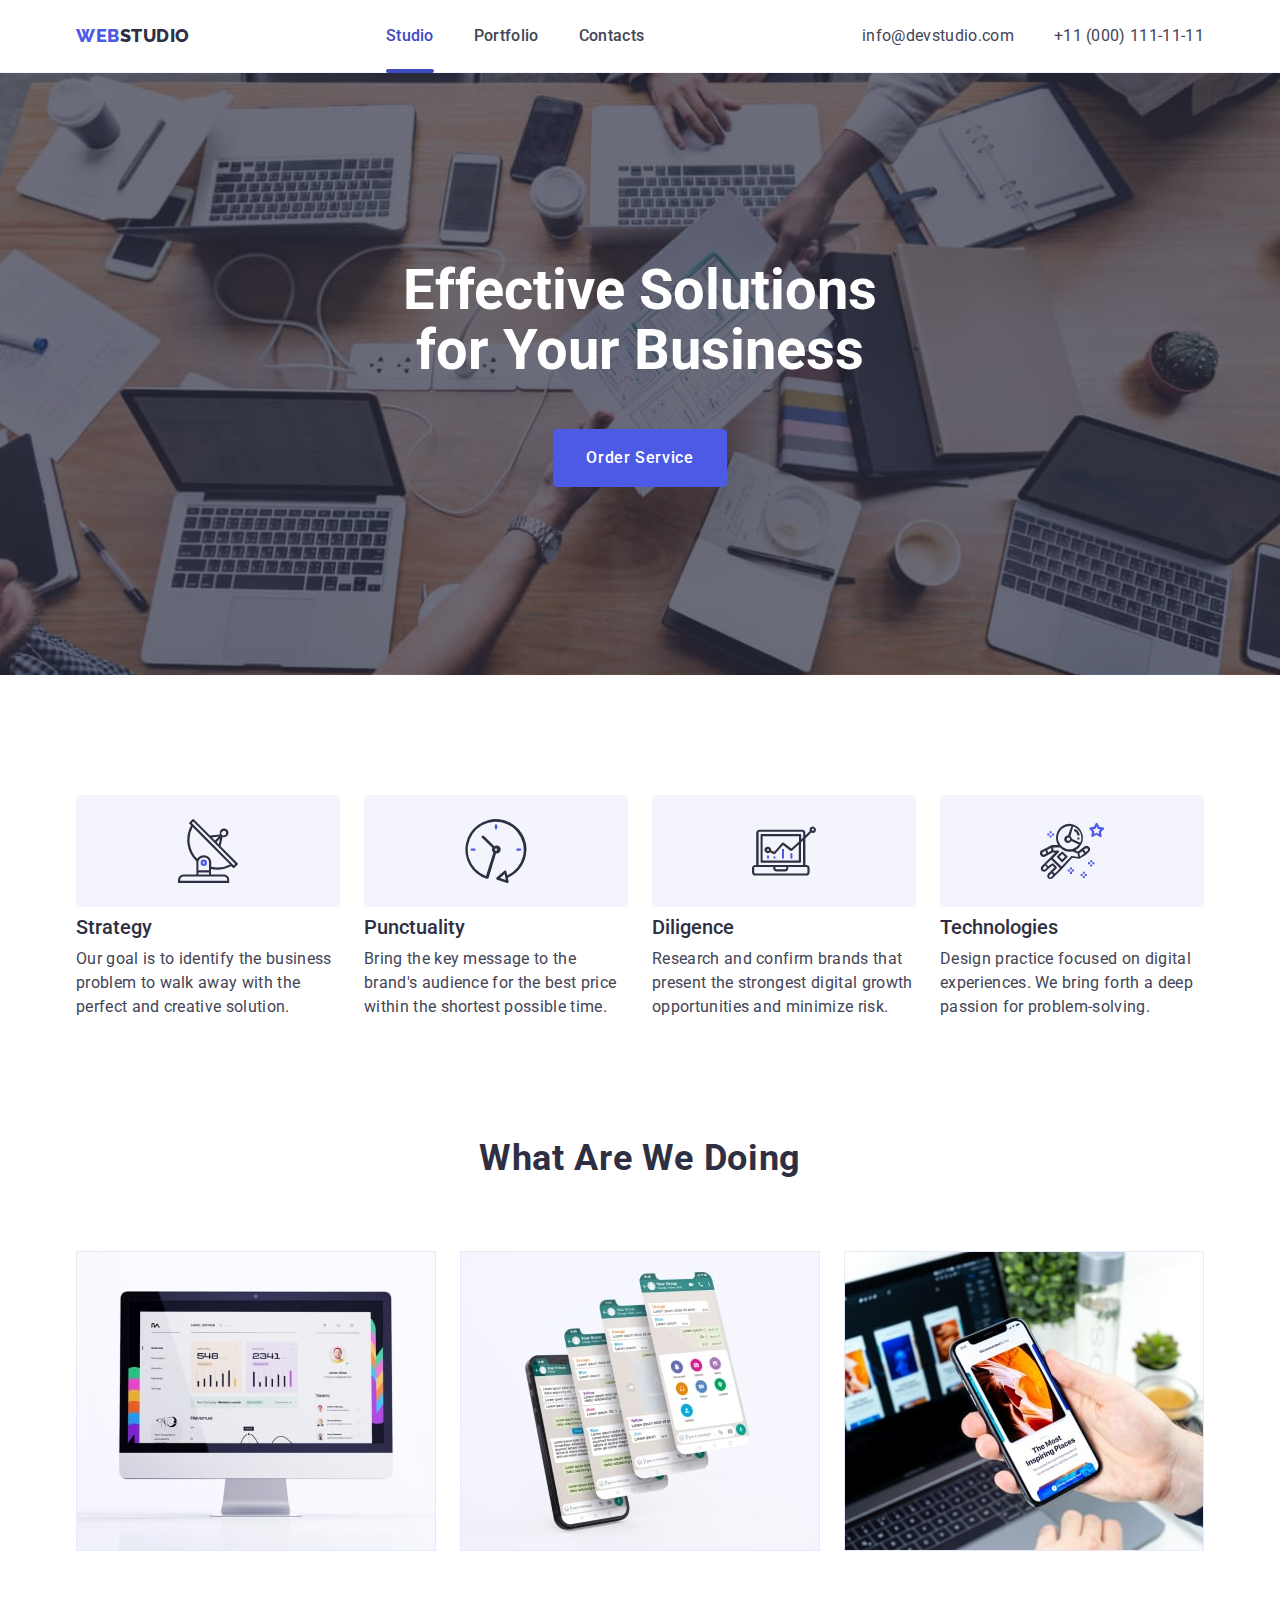
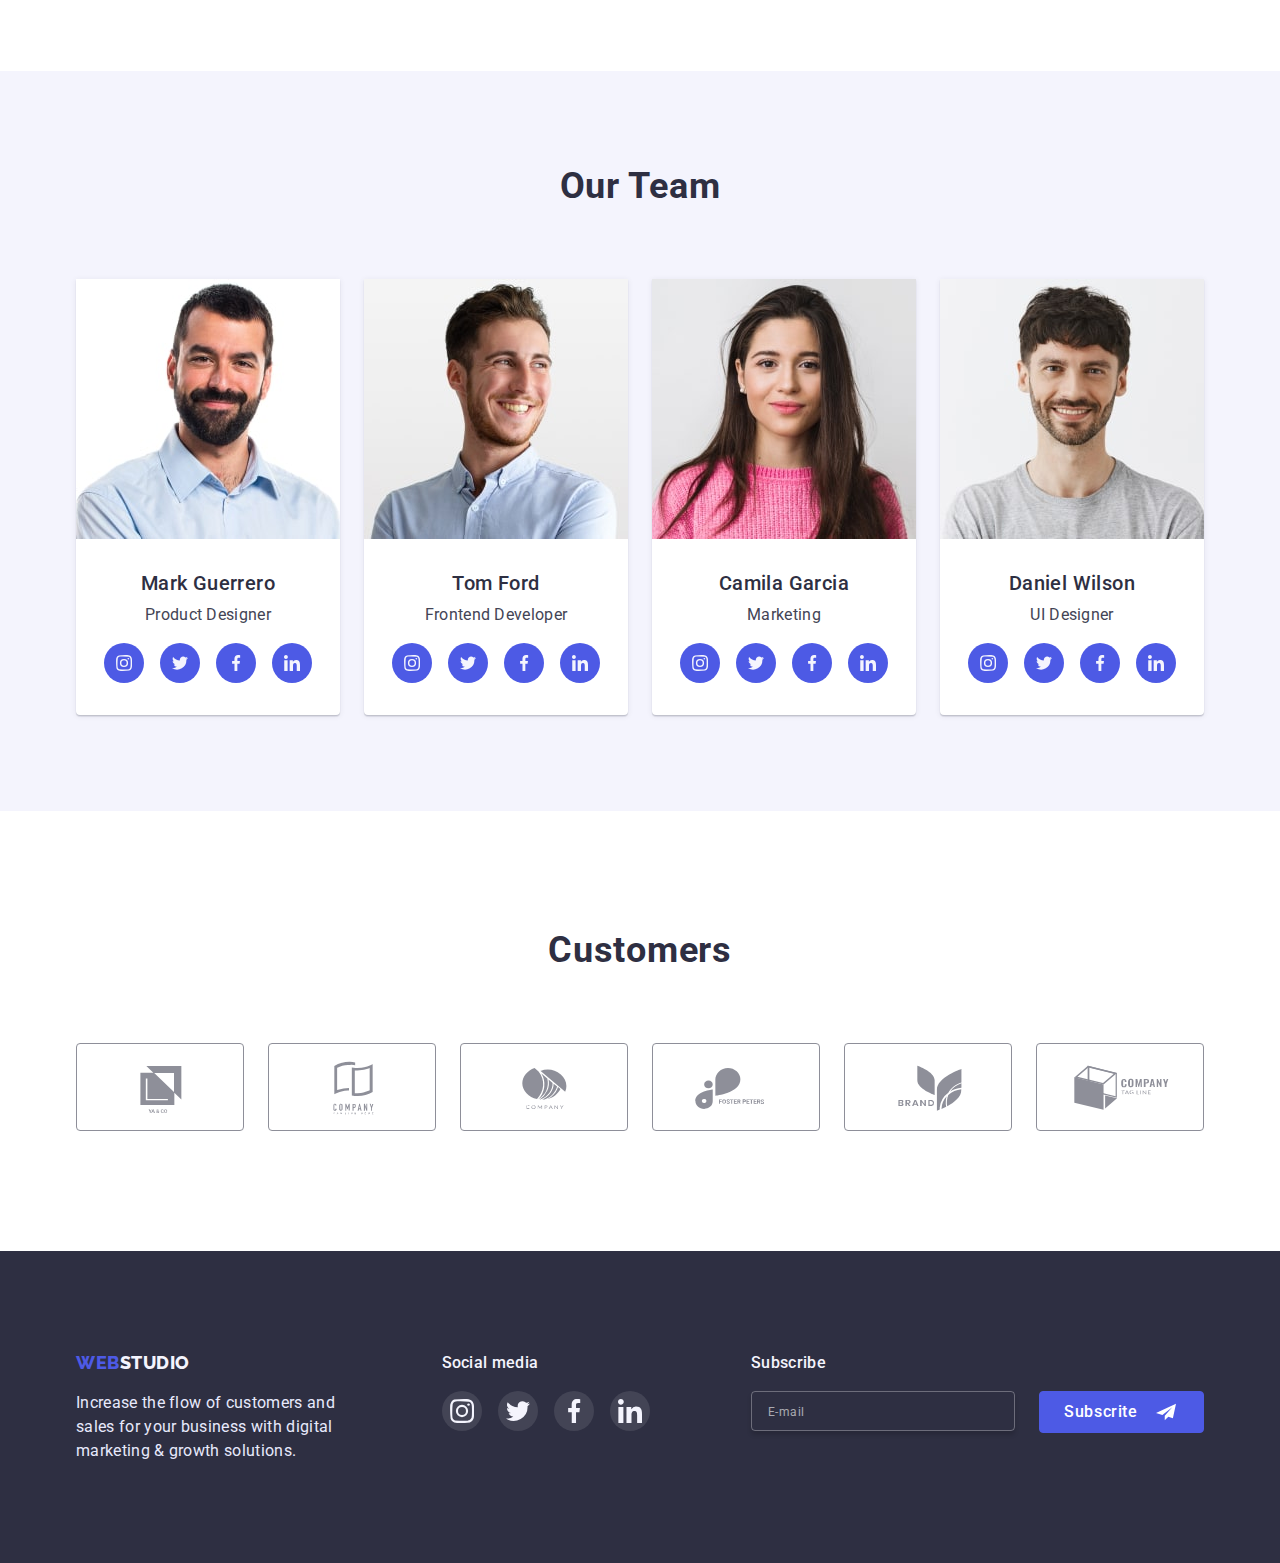
<file: index.html>
<!DOCTYPE html>
<html lang="en">
  <head>
    <meta charset="UTF-8" />
    <meta http-equiv="X-UA-Compatible" content="IE=edge" />
    <meta name="viewport" content="width=device-width, initial-scale=1.0" />
    <title>WebStudio</title>
    <link rel="preconnect" href="https://fonts.googleapis.com" />
    <link rel="preconnect" href="https://fonts.gstatic.com" crossorigin />
    <link
      href="https://fonts.googleapis.com/css2?family=Montserrat:wght@400;500;600&family=Raleway:wght@800&family=Roboto:wght@400;500;700&display=swap"
      rel="stylesheet"
    />
    <link
      rel="stylesheet"
      href="https://cdnjs.cloudflare.com/ajax/libs/modern-normalize/1.1.0/modern-normalize.min.css"
    />
    <link rel="stylesheet" href="./css/styles.css" />
    <link rel="stylesheet" href="./css/mobile-menu.css" />
  </head>
  <body>
    <!-- Header -->
    <header class="header">
      <div class="container header-container">
        <nav class="header-navigation">
          <a href="./index.html" class="logo link link"
            >Web<span class="header-logo">Studio</span></a
          >

          <ul class="header-list pages list">
            <li class="header-item">
              <a href="" class="header-link link current">Studio</a>
            </li>
            <li class="header-item">
              <a href="./portfolio.html" class="header-link link">Portfolio</a>
            </li>
            <li class="header-item">
              <a href="" class="header-link link">Contacts</a>
            </li>
          </ul>
        </nav>
        <button
          type="button"
          class="menu-toggle js-open-menu"
          aria-expanded="true"
          aria-controls="mobile-menu"
        >
          <svg class="js-open-icon" width="32" height="22">
            <use
              href="./images/symbol-defs-opt.svg#icon-charm_menu-hamburger-min-converted"
            ></use>
          </svg>
        </button>
        <address class="header-address">
          <ul class="header-address-list list header-contacts">
            <li class="header-item">
              <a href="mailto:info@devstudio.com" class="header-mail link"
                >info@devstudio.com</a
              >
            </li>
            <li class="header-item">
              <a href="tel:+110001111111" class="header-tel link"
                >+11 (000) 111-11-11</a
              >
            </li>
          </ul>
        </address>
      </div>
      <div class="js-menu-container mobile-menu" id="mobile-menu">
        <button class="menu-toggle js-close-menu">
          <svg class="js-close-icon" width="8" height="8">
            <use
              href="./images/symbol-defs-opt.svg#icon-close-black-18dp-2-1"
            ></use>
          </svg>
        </button>

        <nav class="mobile-menu-nav">
          <ul class="mobile-menu-list list">
            <li class="mobile-menu-item">
              <a href="" class="mobile-menu-link link current">Studio</a>
            </li>
            <li class="mobile-menu-item">
              <a href="./portfolio.html" class="mobile-menu-link link"
                >Portfolio</a
              >
            </li>
            <li class="mobile-menu-item">
              <a href="" class="mobile-menu-link link">Contacts</a>
            </li>
          </ul>
        </nav>
        <div class="menu-wrapper">
          <address class="mobile-manu-address address">
            <ul class="mobile-contacts-list list">
              <li class="mobile-contacs-item">
                <a href="tel:+110001111111" class="mobile-tel-link link"
                  >+11 (000) 111-11-11</a
                >
              </li>
              <li class="mobile-contacs-item">
                <a
                  href="mailto:info@devstudio.com"
                  class="mobile-mail-link link"
                  >info@devstudio.com</a
                >
              </li>
            </ul>
          </address>
          <div class="menu-social">
            <h4 class="visually-hidden">Social madia</h4>
            <ul class="menu-social-list list">
              <li class="menu-social-item">
                <a href="" class="menu-social-link">
                  <svg class="menu-social-icon" width="16" height="16">
                    <use
                      href="./images/symbol-defs-opt.svg#icon-instagram"
                    ></use>
                  </svg>
                </a>
              </li>
              <li class="menu-social-item">
                <a href="" class="menu-social-link">
                  <svg class="menu-social-icon" width="16" height="16">
                    <use href="./images/symbol-defs-opt.svg#icon-twitter"></use>
                  </svg>
                </a>
              </li>
              <li class="menu-social-item">
                <a href="" class="menu-social-link">
                  <svg class="menu-social-icon" width="16" height="16">
                    <use
                      href="./images/symbol-defs-opt.svg#icon-facebook"
                    ></use>
                  </svg>
                </a>
              </li>
              <li class="menu-social-item">
                <a href="" class="menu-social-link">
                  <svg class="menu-social-icon" width="16" height="16">
                    <use
                      href="./images/symbol-defs-opt.svg#icon-linkedin"
                    ></use>
                  </svg>
                </a>
              </li>
            </ul>
          </div>
        </div>
      </div>
    </header>
    <!-- /Header -->
    <main>
      <!--Hero section-->
      <section class="hero">
        <div class="container hero-container">
          <h1 class="hero-title">Effective Solutions for Your Business</h1>
          <button type="button" class="hero-btn" data-modal-open>
            Order Service
          </button>
        </div>
      </section>
      <!--/Hero section-->

      <!--Feature section-->
      <section class="feature">
        <div class="container feature-container">
          <h2 class="feature-title visually-hidden">Feature</h2>
          <ul class="feature-list">
            <li class="feature-item list">
              <div class="feature-icon">
                <svg class="icon" width="64" height="64">
                  <use href="./images/symbol-defs-opt.svg#icon-antenna"></use>
                </svg>
              </div>
              <h3 class="feature-subtitle">Strategy</h3>
              <p class="feature-text">
                Our goal is to identify the business problem to walk away with
                the perfect and creative solution.
              </p>
            </li>
            <li class="feature-item list">
              <div class="feature-icon">
                <svg class="icon" width="64" height="64">
                  <use href="./images/symbol-defs-opt.svg#icon-clock"></use>
                </svg>
              </div>
              <h3 class="feature-subtitle">Punctuality</h3>
              <p class="feature-text">
                Bring the key message to the brand's audience for the best price
                within the shortest possible time.
              </p>
            </li>
            <li class="feature-item list">
              <div class="feature-icon">
                <svg class="icon" width="64" height="64">
                  <use
                    class="icon-antenna"
                    href="./images/symbol-defs-opt.svg#icon-diagram"
                  ></use>
                </svg>
              </div>
              <h3 class="feature-subtitle">Diligence</h3>
              <p class="feature-text">
                Research and confirm brands that present the strongest digital
                growth opportunities and minimize risk.
              </p>
            </li>
            <li class="feature-item list">
              <div class="feature-icon">
                <svg class="icon" width="64" height="64">
                  <use href="./images/symbol-defs-opt.svg#icon-astronaut"></use>
                </svg>
              </div>
              <h3 class="feature-subtitle">Technologies</h3>
              <p class="feature-text">
                Design practice focused on digital experiences. We bring forth a
                deep passion for problem-solving.
              </p>
            </li>
          </ul>
        </div>
      </section>
      <!--/Feature section-->

      <!--Activities section-->
      <section class="active">
        <div class="container acteive-container">
          <h2 class="active-title">What are we doing</h2>
          <ul class="active-list">
            <li class="active-item list">
              <img
                srcset="
                  ./images/desktop-img/img1@1x.jpg 1x,
                  ./images/desktop-img/img1@2x.jpg 2x
                "
                class="img"
                src="./images/pic1.jpg"
                alt="a monitor"
                width="360"
                height="300"
              />
            </li>
            <li class="active-item list">
              <img
                srcset="
                  ./images/desktop-img/img2@1x.jpg 1x,
                  ./images/desktop-img/img2@2x.jpg 2x
                "
                class="img"
                src="./images/pic2.jpg"
                alt="a phone"
                width="360"
                height="300"
              />
            </li>
            <li class="active-item list">
              <img
                srcset="
                  ./images/desktop-img/img3@1x.jpg 1x,
                  ./images/desktop-img/img3@2x.jpg 2x
                "
                class="img"
                src="./images/pic3.jpg"
                alt="a laptop and a phone"
                width="360"
                height="300"
              />
            </li>
          </ul>
        </div>
      </section>
      <!-- /Activities section -->
      <!--Our team-->
      <section class="team">
        <div class="container team-container">
          <h2 class="team-title">Our Team</h2>
          <ul class="team-list">
            <li class="team-item list">
              <img
                srcset="
                  ./images/desktop-img/pic1@1x.jpg 1x,
                  ./images/desktop-img/pic1@2x.jpg 2x
                "
                class="img"
                src="./images/img1.jpg"
                alt="man with black beard"
                width="264"
                height="260"
              />
              <div class="team-text">
                <h3 class="team-subtitle">Mark Guerrero</h3>
                <p class="team-description">Product Designer</p>
                <ul class="social-list list">
                  <li class="social-atem">
                    <a
                      href=""
                      class="social-link"
                      target="_blank"
                      rel="noreferrer, noopener, nofollower"
                    >
                      <svg class="social-icon" width="16" height="16">
                        <use
                          href="./images/symbol-defs-opt.svg#icon-instagram"
                        ></use>
                      </svg>
                    </a>
                  </li>
                  <li class="social-atem">
                    <a href="" class="social-link">
                      <svg class="social-icon" width="16" height="16">
                        <use
                          href="./images/symbol-defs-opt.svg#icon-twitter"
                        ></use>
                      </svg>
                    </a>
                  </li>
                  <li class="social-atem">
                    <a href="" class="social-link">
                      <svg class="social-icon" width="16" height="16">
                        <use
                          href="./images/symbol-defs-opt.svg#icon-facebook"
                        ></use>
                      </svg>
                    </a>
                  </li>
                  <li class="social-atem">
                    <a href="" class="social-link">
                      <svg class="social-icon" width="16" height="16">
                        <use
                          href="./images/symbol-defs-opt.svg#icon-linkedin"
                        ></use>
                      </svg>
                    </a>
                  </li>
                </ul>
              </div>
            </li>
            <li class="team-item list">
              <img
                srcset="
                  ./images/desktop-img/pic2@1x.jpg 1x,
                  ./images/desktop-img/pic2@2x.jpg 2x
                "
                class="img"
                src="./images/img2.jpg"
                alt="loughing man"
                width="264"
                height="260"
              />
              <div class="team-text">
                <h3 class="team-subtitle">Tom Ford</h3>
                <p class="team-description">Frontend Developer</p>
                <ul class="social-list list">
                  <li class="social-atem">
                    <a
                      href=""
                      class="social-link"
                      target="_blank"
                      rel="noreferrer, noopener, nofollower"
                    >
                      <svg class="social-icon" width="16" height="16">
                        <use
                          href="./images/symbol-defs-opt.svg#icon-instagram"
                        ></use>
                      </svg>
                    </a>
                  </li>
                  <li class="social-atem">
                    <a href="" class="social-link">
                      <svg class="social-icon" width="16" height="16">
                        <use
                          href="./images/symbol-defs-opt.svg#icon-twitter"
                        ></use>
                      </svg>
                    </a>
                  </li>
                  <li class="social-atem">
                    <a href="" class="social-link">
                      <svg class="social-icon" width="16" height="16">
                        <use
                          href="./images/symbol-defs-opt.svg#icon-facebook"
                        ></use>
                      </svg>
                    </a>
                  </li>
                  <li class="social-atem">
                    <a href="" class="social-link">
                      <svg class="social-icon" width="16" height="16">
                        <use
                          href="./images/symbol-defs-opt.svg#icon-linkedin"
                        ></use>
                      </svg>
                    </a>
                  </li>
                </ul>
              </div>
            </li>
            <li class="team-item list">
              <img
                srcset="
                  ./images/desktop-img/pic3@1x.jpg 1x,
                  ./images/desktop-img/pic3@2x.jpg 2x
                "
                class="img"
                src="./images/img3.jpg"
                alt="woman with long hair"
                width="264"
                height="260"
              />
              <div class="team-text">
                <h3 class="team-subtitle">Camila Garcia</h3>
                <p class="team-description">Marketing</p>
                <ul class="social-list list">
                  <li class="social-atem">
                    <a
                      href=""
                      class="social-link"
                      target="_blank"
                      rel="noreferrer, noopener, nofollower"
                    >
                      <svg class="social-icon" width="16" height="16">
                        <use
                          href="./images/symbol-defs-opt.svg#icon-instagram"
                        ></use>
                      </svg>
                    </a>
                  </li>
                  <li class="social-atem">
                    <a href="" class="social-link">
                      <svg class="social-icon" width="16" height="16">
                        <use
                          href="./images/symbol-defs-opt.svg#icon-twitter"
                        ></use>
                      </svg>
                    </a>
                  </li>
                  <li class="social-atem">
                    <a href="" class="social-link">
                      <svg class="social-icon" width="16" height="16">
                        <use
                          href="./images/symbol-defs-opt.svg#icon-facebook"
                        ></use>
                      </svg>
                    </a>
                  </li>
                  <li class="social-atem">
                    <a href="" class="social-link">
                      <svg class="social-icon" width="16" height="16">
                        <use
                          href="./images/symbol-defs-opt.svg#icon-linkedin"
                        ></use>
                      </svg>
                    </a>
                  </li>
                </ul>
              </div>
            </li>
            <li class="team-item list">
              <img
                srcset="
                  ./images/desktop-img/pic4@1x.jpg 1x,
                  ./images/desktop-img/pic4@2x.jpg 2x
                "
                class="img"
                src="./images/img4.jpg"
                alt="smiling man with beard"
                width="264"
                height="260"
              />
              <div class="team-text">
                <h3 class="team-subtitle">Daniel Wilson</h3>
                <p class="team-description">UI Designer</p>
                <ul class="social-list list">
                  <li class="social-atem">
                    <a
                      href=""
                      class="social-link"
                      target="_blank"
                      rel="noreferrer, noopener, nofollower"
                    >
                      <svg class="social-icon" width="16" height="16">
                        <use
                          href="./images/symbol-defs-opt.svg#icon-instagram"
                        ></use>
                      </svg>
                    </a>
                  </li>
                  <li class="social-atem">
                    <a href="" class="social-link">
                      <svg class="social-icon" width="16" height="16">
                        <use
                          href="./images/symbol-defs-opt.svg#icon-twitter"
                        ></use>
                      </svg>
                    </a>
                  </li>
                  <li class="social-atem">
                    <a href="" class="social-link">
                      <svg class="social-icon" width="16" height="16">
                        <use
                          href="./images/symbol-defs-opt.svg#icon-facebook"
                        ></use>
                      </svg>
                    </a>
                  </li>
                  <li class="social-atem">
                    <a href="" class="social-link">
                      <svg class="social-icon" width="16" height="16">
                        <use
                          href="./images/symbol-defs-opt.svg#icon-linkedin"
                        ></use>
                      </svg>
                    </a>
                  </li>
                </ul>
              </div>
            </li>
          </ul>
        </div>
      </section>
      <!--/Our team-->

      <!--Customers-->
      <section class="customers">
        <div class="container customers-container">
          <h2 class="customer-title">Customers</h2>
          <ul class="customers-list list">
            <li class="customers-item">
              <a
                href=""
                class="customers-link"
                target="_blank"
                rel="noreferrer, noopener, nofollower"
              >
                <svg class="customers-icon" width="104" height="56">
                  <use href="./images/symbol-defs-opt.svg#icon-client-1"></use>
                </svg>
              </a>
            </li>
            <li class="customers-item">
              <a
                href=""
                class="customers-link"
                target="_blank"
                rel="noreferrer, noopener, nofollower"
              >
                <svg class="customer-icon" width="104" height="56">
                  <use href="./images/symbol-defs-opt.svg#icon-client-2"></use>
                </svg>
              </a>
            </li>
            <li class="customers-item">
              <a
                href=""
                class="customers-link"
                target="_blank"
                rel="noreferrer, noopener, nofollower"
              >
                <svg class="customer-icon" width="104" height="56">
                  <use href="./images/symbol-defs-opt.svg#icon-client-3"></use>
                </svg>
              </a>
            </li>
            <li class="customers-item">
              <a
                href=""
                class="customers-link"
                target="_blank"
                rel="noreferrer, noopener, nofollower"
              >
                <svg class="customer-icon" width="104" height="56">
                  <use href="./images/symbol-defs-opt.svg#icon-client-4"></use>
                </svg>
              </a>
            </li>
            <li class="customers-item">
              <a
                href=""
                class="customers-link"
                target="_blank"
                rel="noreferrer, noopener, nofollower"
              >
                <svg class="customer-icon" width="104" height="56">
                  <use href="./images/symbol-defs-opt.svg#icon-client-5"></use>
                </svg>
              </a>
            </li>
            <li class="customers-item">
              <a
                href=""
                class="customers-link"
                target="_blank"
                rel="noreferrer, noopener, nofollower"
              >
                <svg class="customer-icon" width="104" height="56">
                  <use href="./images/symbol-defs-opt.svg#icon-client-6"></use>
                </svg>
              </a>
            </li>
          </ul>
        </div>
      </section>
    </main>
    <!-- /main -->
    <!-- footer -->
    <footer class="page-footer">
      <div class="container footer-container">
        <div class="footer-whole-logo">
          <a href="./index.html" class="footer-link logo link link"
            >Web<span class="footer-logo">Studio</span></a
          >

          <p class="footer-text">
            Increase the flow of customers and sales for your business with
            digital marketing & growth solutions.
          </p>
        </div>

        <div class="footer-social-media">
          <h3 class="footer-subtitle">Social media</h3>
          <ul class="social-list list">
            <li class="footer-social-item">
              <a
                href=""
                class="footer-social-link"
                target="_blank"
                rel="noreferrer, noopener, nofollower"
              >
                <svg class="footer-social-icon" width="24" height="24">
                  <use href="./images/symbol-defs-opt.svg#icon-instagram"></use>
                </svg>
              </a>
            </li>
            <li class="footer-social-item">
              <a
                href=""
                class="footer-social-link"
                target="_blank"
                rel="noreferrer, noopener, nofollower"
              >
                <svg class="footer-social-icon" width="24" height="24">
                  <use href="./images/symbol-defs-opt.svg#icon-twitter"></use>
                </svg>
              </a>
            </li>
            <li class="footer-social-item">
              <a
                href=""
                class="footer-social-link"
                target="_blank"
                rel="noreferrer, noopener, nofollower"
              >
                <svg class="footer-social-icon" width="24" height="24">
                  <use href="./images/symbol-defs-opt.svg#icon-facebook"></use>
                </svg>
              </a>
            </li>
            <li class="footer-social-item">
              <a
                href=""
                class="footer-social-link"
                target="_blank"
                rel="noreferrer, noopener, nofollower"
              >
                <svg class="footer-social-icon" width="24" height="24">
                  <use href="./images/symbol-defs-opt.svg#icon-linkedin"></use>
                </svg>
              </a>
            </li>
          </ul>
        </div>

        <form class="footer-form">
          <p class="footer-form-text">Subscribe</p>
          <span class="footer-form-wraper">
            <input
              type="email"
              name="user_email"
              autocomplete="off"
              aria-label="Email"
              class="footer-form-input"
              placeholder="E-mail"
              required
            />
            <button type="submit" class="footer-form-btn">
              Subscrite
              <svg class="footer-form-icon" width="24" height="20">
                <use href="./images/symbol-defs-opt.svg#icon-Frame-3"></use>
              </svg>
            </button>
          </span>
        </form>
      </div>
    </footer>
    <!-- /footer -->
    <div class="backdrop is-hidden" data-modal>
      <div class="modal">
        <button type="button" class="modal-close-btn" data-modal-close>
          <svg class="model-close-btn-icon" width="8" height="8">
            <use
              href="./images/symbol-defs-opt.svg#icon-close-black-18dp-2-1"
            ></use>
          </svg>
        </button>
        <form class="modal-form">
          <p class="modal-form-text">
            Leave your contacts and we will call you back
          </p>
          <label class="modal-form-field">
            <span class="modal-form-description">Name</span>
            <span class="modal-form-wrapper">
              <input
                type="text"
                name="user_name"
                class="modal-form-input"
                required
                pattern="^[a-zA-Z]+$"
                minlength="2"
              />
              <svg class="modal-form-icon" width="12" height="12">
                <use href="./images/symbol-defs-opt.svg#icon-user"></use>
              </svg>
            </span>
          </label>
          <label class="modal-form-field">
            <span class="modal-form-description">Phone</span>
            <span class="modal-form-wrapper">
              <input
                type="tel"
                name="user_phone"
                class="modal-form-input"
                required
                pattern="[0-9]{3}[-][0-9]{3}[-][0-9]{2}[-][0-9]{2}"
                title="xxx-xxx-xx-xx"
              />
              <svg class="modal-form-icon" width="13" height="13">
                <use href="./images/symbol-defs-opt.svg#icon-phone"></use>
              </svg>
            </span>
          </label>
          <label class="modal-form-field">
            <span class="modal-form-description">Email</span>
            <span class="modal-form-wrapper">
              <input
                type="email"
                name="user_email"
                class="modal-form-input"
                required
              />
              <svg class="modal-form-icon" width="15" height="12">
                <use href="./images/symbol-defs-opt.svg#icon-email"></use>
              </svg>
            </span>
          </label>
          <label class="modal-form-field-texterea">
            <span class="modal-form-description">Comment</span>
            <textarea
              name="user_massege"
              class="modal-form-massege"
              placeholder="Text input"
            ></textarea>
          </label>
          <input
            id="privacy-policy"
            type="checkbox"
            name="privacy_policy"
            class="modal-form-checkbox visually-hidden"
            required
          />
          <label for="privacy-policy" class="modal-form-checkbox-desc"
            >I accept the terms and conditions of the&nbsp;<a
              href=""
              class="modal-form-link"
              >Privacy Policy</a
            >
          </label>
          <button type="submit" class="modal-form-submit">Send</button>
        </form>
      </div>
    </div>
    <script src="./js/mobile-menu.js"></script>
    <script src="./js/modal.js"></script>
    <script src="./js/bodyscroll.js"></script>
  </body>
</html>
</file>
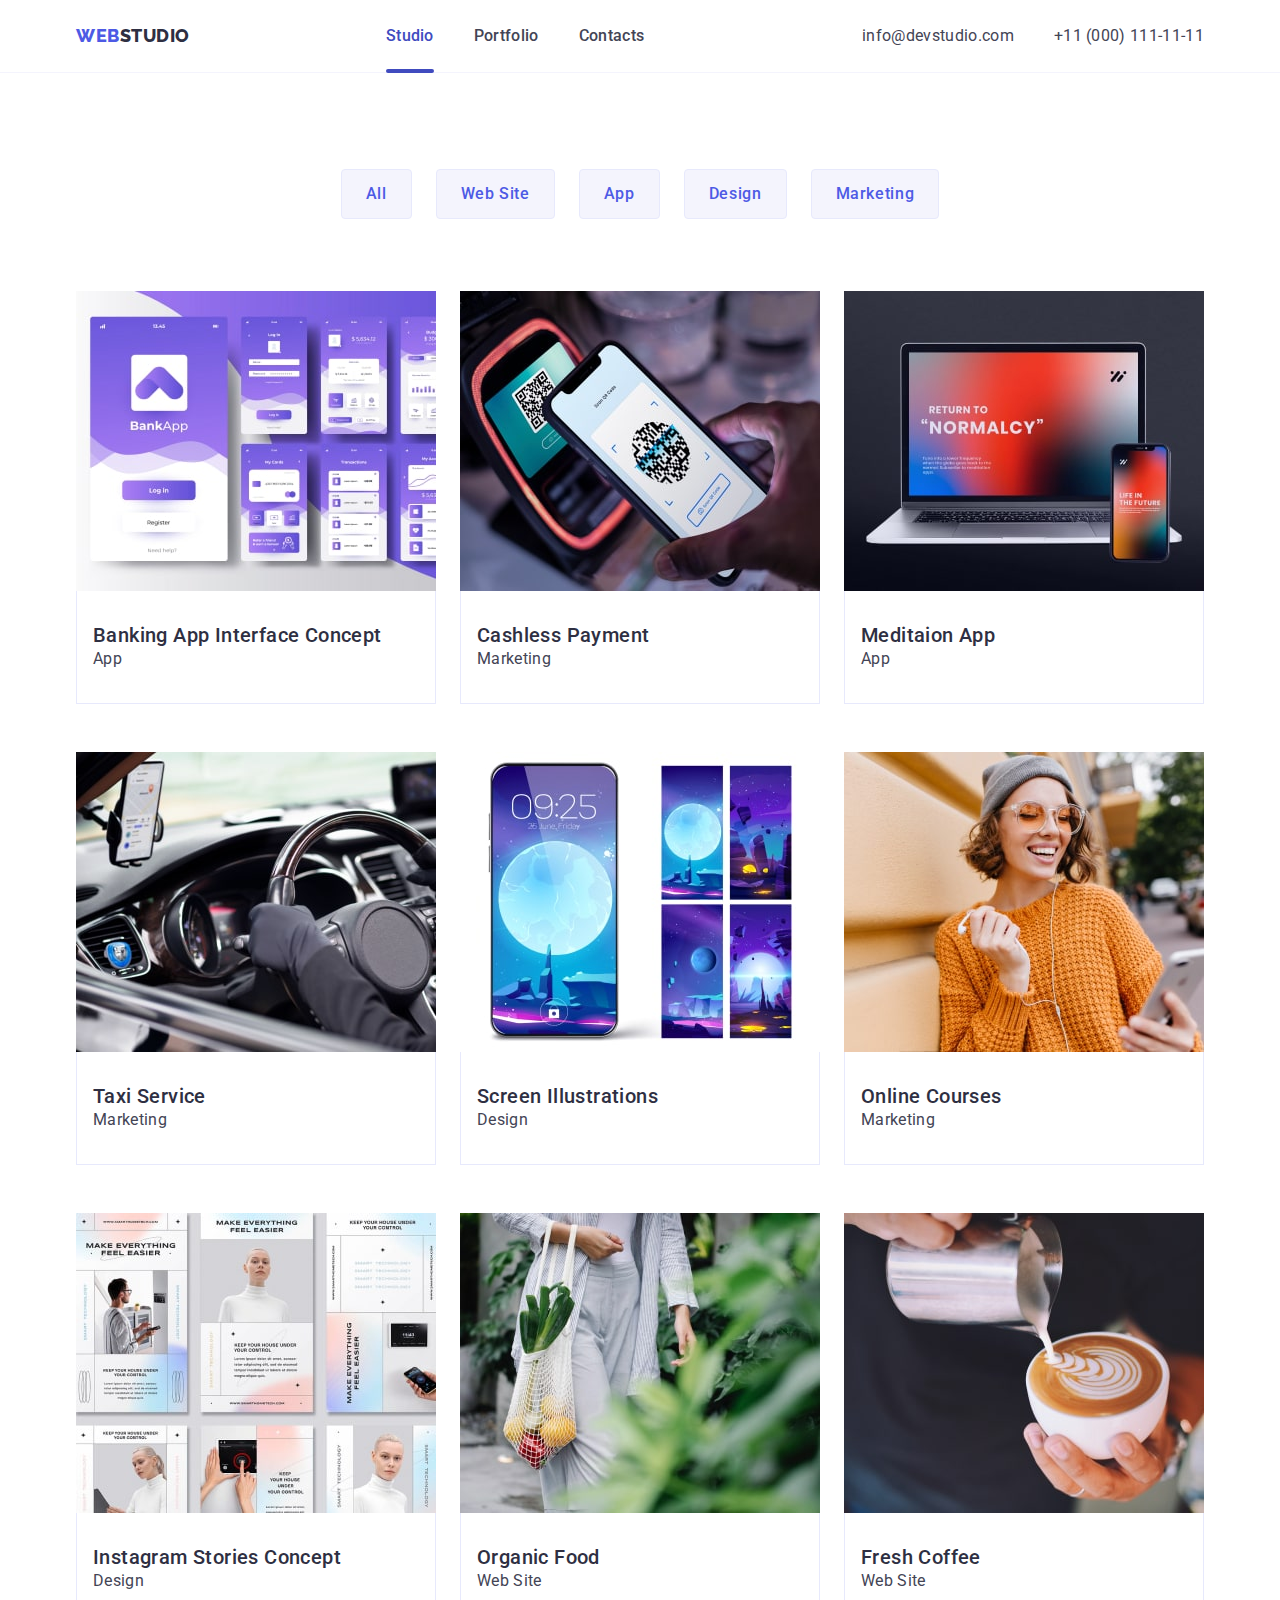
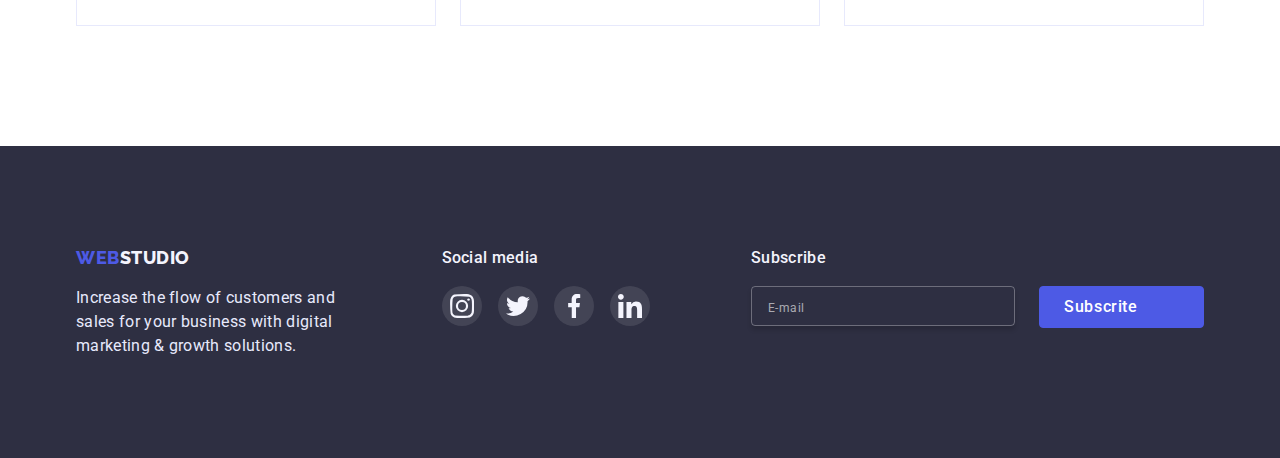
<file: portfolio.html>
<!DOCTYPE html>
<html lang="en">
  <head>
    <meta charset="UTF-8" />
    <meta http-equiv="X-UA-Compatible" content="IE=edge" />
    <meta name="viewport" content="width=device-width, initial-scale=1.0" />
    <title>WebStudio</title>
    <link rel="preconnect" href="https://fonts.googleapis.com" />
    <link rel="preconnect" href="https://fonts.gstatic.com" crossorigin />
    <link
      href="https://fonts.googleapis.com/css2?family=Montserrat:wght@400;500;600&family=Raleway:wght@800&family=Roboto:wght@400;500;700&display=swap"
      rel="stylesheet"
    />
    <link
      rel="stylesheet"
      href="https://cdnjs.cloudflare.com/ajax/libs/modern-normalize/1.1.0/modern-normalize.min.css"
    />
    <link rel="stylesheet" href="./css/styles.css" />
    <link rel="stylesheet" href="./css/mobile-menu.css" />
  </head>
  <body>
    <!-- Header -->
    <header class="header">
      <div class="container header-container">
        <nav class="header-navigation">
          <a href="./index.html" class="logo link link"
            >Web<span class="header-logo">Studio</span></a
          >

          <ul class="header-list pages list">
            <li class="header-item">
              <a href="" class="header-link link current">Studio</a>
            </li>
            <li class="header-item">
              <a href="./portfolio.html" class="header-link link">Portfolio</a>
            </li>
            <li class="header-item">
              <a href="" class="header-link link">Contacts</a>
            </li>
          </ul>
        </nav>
        <button
          type="button"
          class="menu-toggle js-open-menu"
          aria-expanded="true"
          aria-controls="mobile-menu"
        >
          <svg class="js-open-icon" width="32" height="22">
            <use
              href="./images/symbol-defs-opt.svg#icon-charm_menu-hamburger-min-converted"
            ></use>
          </svg>
        </button>
        <address class="header-address">
          <ul class="header-address-list list header-contacts">
            <li class="header-item">
              <a href="mailto:info@devstudio.com" class="header-mail link"
                >info@devstudio.com</a
              >
            </li>
            <li class="header-item">
              <a href="tel:+110001111111" class="header-tel link"
                >+11 (000) 111-11-11</a
              >
            </li>
          </ul>
        </address>
      </div>
      <div class="js-menu-container mobile-menu" id="mobile-menu">
        <button class="menu-toggle js-close-menu">
          <svg class="js-close-icon" width="8" height="8">
            <use
              href="./images/symbol-defs-opt.svg#icon-close-black-18dp-2-1"
            ></use>
          </svg>
        </button>

        <nav class="mobile-menu-nav">
          <ul class="mobile-menu-list list">
            <li class="mobile-menu-item">
              <a href="" class="mobile-menu-link link current">Studio</a>
            </li>
            <li class="mobile-menu-item">
              <a href="./portfolio.html" class="mobile-menu-link link"
                >Portfolio</a
              >
            </li>
            <li class="mobile-menu-item">
              <a href="" class="mobile-menu-link link">Contacts</a>
            </li>
          </ul>
        </nav>
        <div class="menu-wrapper">
          <address class="mobile-menu-address">
            <ul class="mobile-contacts-list list">
              <li class="mobile-contacs-item">
                <a href="tel:+110001111111" class="mobile-tel-link link"
                  >+11 (000) 111-11-11</a
                >
              </li>
              <li class="mobile-contacs-item">
                <a
                  href="mailto:info@devstudio.com"
                  class="mobile-mail-link link"
                  >info@devstudio.com</a
                >
              </li>
            </ul>
          </address>
          <div class="menu-social">
            <h4 class="visually-hidden">Social madia</h4>
            <ul class="menu-social-list list">
              <li class="menu-social-item">
                <a href="" class="menu-social-link">
                  <svg class="menu-social-icon" width="16" height="16">
                    <use
                      href="./images/symbol-defs-opt.svg#icon-instagram"
                    ></use>
                  </svg>
                </a>
              </li>
              <li class="menu-social-item">
                <a href="" class="menu-social-link">
                  <svg class="menu-social-icon" width="16" height="16">
                    <use href="./images/symbol-defs-opt.svg#icon-twitter"></use>
                  </svg>
                </a>
              </li>
              <li class="menu-social-item">
                <a href="" class="menu-social-link">
                  <svg class="menu-social-icon" width="16" height="16">
                    <use
                      href="./images/symbol-defs-opt.svg#icon-facebook"
                    ></use>
                  </svg>
                </a>
              </li>
              <li class="menu-social-item">
                <a href="" class="menu-social-link">
                  <svg class="menu-social-icon" width="16" height="16">
                    <use
                      href="./images/symbol-defs-opt.svg#icon-linkedin"
                    ></use>
                  </svg>
                </a>
              </li>
            </ul>
          </div>
        </div>
      </div>
    </header>

    <main>
      <!-- Our works -->
      <section class="works">
        <div class="container works-container">
          <h1 class="works-title visually-hidden">Our works</h1>
          <ul class="filters-list list">
            <li class="filters-item link">
              <button type="button" class="filters-btn">All</button>
            </li>
            <li class="filters-item link">
              <button type="button" class="filters-btn">Web Site</button>
            </li>
            <li class="filters-item link">
              <button type="button" class="filters-btn">App</button>
            </li>
            <li class="filters-item link">
              <button type="button" class="filters-btn">Design</button>
            </li>
            <li class="filters-item link">
              <button type="button" class="filters-btn">Marketing</button>
            </li>
          </ul>

          <ul class="works-list list">
            <li class="works-item">
              <a href="" class="works-link link">
                <div class="works-wrapper">
                  <img
                    src="./images/ph01.jpg"
                    alt="banking app interface concept with some screen illustrations"
                    width="360"
                    height="300"
                  />
                  <p class="overlay">
                    14 Stylish and User-Friendly App Design Concepts · Task
                    Manager App · Calorie Tracker App · Exotic Fruit Ecommerce
                    App · Cloud Storage App
                  </p>
                </div>
                <div class="img-description">
                  <h2 class="works-subtitle">Banking App Interface Concept</h2>
                  <p class="works-text">App</p>
                </div>
              </a>
            </li>
            <li class="works-item">
              <a href="" class="works-link link">
                <div class="works-wrapper">
                  <img
                    src="./images/ph02.jpg"
                    alt="a casregister is connecting with a phone focashless payment"
                    width="360"
                    height="300"
                  />
                  <p class="overlay">
                    14 Stylish and User-FriendlAppDesign Concepts · Task Manager
                    App Calorie Tracker App Exotic Fruit EcommercApp · Cloud
                    Storage App
                  </p>
                </div>

                <div class="img-description">
                  <h2 class="works-subtitle">Cashless Payment</h2>
                  <p class="works-text">Marketing</p>
                </div>
              </a>
            </li>
            <li class="works-item">
              <a href="" class="works-link link">
                <div class="works-wrapper">
                  <img
                    class="img"
                    src="./images/ph03.jpg"
                    alt="the laptop with slogan return to normalcy and the phone with slogan life in the future"
                    width="360"
                    height="300"
                  />
                  <p class="overlay">
                    14 Stylish and User-Friendly App Design Concepts · Task
                    Manager App · Calorie Tracker App · Exotic Fruit Ecommerce
                    App · Cloud Storage App
                  </p>
                </div>
                <div class="img-description">
                  <h2 class="works-subtitle">Meditaion App</h2>
                  <p class="works-text">App</p>
                </div>
              </a>
            </li>
            <li class="works-item">
              <a href="" class="works-link link">
                <div class="works-wrapper">
                  <img
                    class="img"
                    src="./images/ph04.jpg"
                    alt="the is a driver's console in taxi car with hands of driver on the streeng wheel "
                    width="360"
                    height="300"
                  />
                  <p class="overlay">
                    14 Stylish and User-Friendly App Design Concepts · Task
                    Manager App · Calorie Tracker App · Exotic Fruit Ecommerce
                    App · Cloud Storage App
                  </p>
                </div>
                <div class="img-description">
                  <h2 class="works-subtitle">Taxi Service</h2>
                  <p class="works-text">Marketing</p>
                </div>
              </a>
            </li>
            <li class="works-item">
              <a href="" class="works-link link">
                <div class="works-wrapper">
                  <img
                    class="img"
                    src="./images/ph05.jpg"
                    alt="a phone and four screen illustrations with the moon"
                    width="360"
                    height="300"
                  />
                  <p class="overlay">
                    14 Stylish and User-Friendly App Design Concepts · Task
                    Manager App · Calorie Tracker App · Exotic Fruit Ecommerce
                    App · Cloud Storage App
                  </p>
                </div>
                <div class="img-description">
                  <h2 class="works-subtitle">Screen Illustrations</h2>
                  <p class="works-text">Design</p>
                </div>
              </a>
            </li>
            <li class="works-item">
              <a href="" class="works-link link">
                <div class="works-wrapper">
                  <img
                    class="img"
                    src="./images/ph06.jpg"
                    alt="a girl in yellow sweater is listening somthing on a phone "
                    width="360"
                    height="300"
                  />
                  <p class="overlay">
                    14 Stylish and User-Friendly App Design Concepts · Task
                    Manager App · Calorie Tracker App · Exotic Fruit Ecommerce
                    App · Cloud Storage App
                  </p>
                </div>
                <div class="img-description">
                  <h2 class="works-subtitle">Online Courses</h2>
                  <p class="works-text">Marketing</p>
                </div>
              </a>
            </li>
            <li class="works-item">
              <a href="" class="works-link link">
                <div class="works-wrapper">
                  <img
                    class="img"
                    src="./images/ph07.jpg"
                    alt="some pages with stories from instagram"
                    width="360"
                    height="300"
                  />
                  <p class="overlay">
                    14 Stylish and User-Friendly App Design Concepts · Task
                    Manager App · Calorie Tracker App · Exotic Fruit Ecommerce
                    App · Cloud Storage App
                  </p>
                </div>
                <div class="img-description">
                  <h2 class="works-subtitle">Instagram Stories Concept</h2>
                  <p class="works-text">Design</p>
                </div>
              </a>
            </li>
            <li class="works-item">
              <a href="" class="works-link link">
                <div class="works-wrapper">
                  <img
                    class="img"
                    src="./images/ph08.jpg"
                    alt="bag with fruits and vegetables"
                    width="360"
                    height="300"
                  />
                  <p class="overlay">
                    14 Stylish and User-Friendly App Design Concepts · Task
                    Manager App · Calorie Tracker App · Exotic Fruit Ecommerce
                    App · Cloud Storage App
                  </p>
                </div>
                <div class="img-description">
                  <h2 class="works-subtitle">Organic Food</h2>
                  <p class="works-text">Web Site</p>
                </div>
              </a>
            </li>
            <li class="works-item">
              <a href="" class="works-link link">
                <div class="works-wrapper">
                  <img
                    class="img"
                    src="./images/ph09.jpg"
                    alt="a barman is adding some cream in to a cup of coffee"
                    width="360"
                    height="300"
                  />
                  <p class="overlay">
                    14 Stylish and User-Friendly App Design Concepts · Task
                    Manager App · Calorie Tracker App · Exotic Fruit Ecommerce
                    App · Cloud Storage App
                  </p>
                </div>
                <div class="img-description">
                  <h2 class="works-subtitle">Fresh Coffee</h2>
                  <p class="works-text">Web Site</p>
                </div>
              </a>
            </li>
          </ul>
        </div>
      </section>
      <!-- /Our works -->
    </main>
    <footer class="page-footer">
      <div class="container footer-container">
        <div class="footer-whole-logo">
          <a href="./index.html" class="footer-link logo link link"
            >Web<span class="footer-logo">Studio</span></a
          >

          <p class="footer-text">
            Increase the flow of customers and sales for your business with
            digital marketing & growth solutions.
          </p>
        </div>

        <div class="footer-social-media">
          <h3 class="footer-subtitle">Social media</h3>
          <ul class="social-list list">
            <li class="footer-social-item">
              <a
                href=""
                class="footer-social-link"
                target="_blank"
                rel="noreferrer, noopener, nofollower"
              >
                <svg class="footer-social-icon" width="24" height="24">
                  <use href="./images/symbol-defs-opt.svg#icon-instagram"></use>
                </svg>
              </a>
            </li>
            <li class="footer-social-item">
              <a
                href=""
                class="footer-social-link"
                target="_blank"
                rel="noreferrer, noopener, nofollower"
              >
                <svg class="footer-social-icon" width="24" height="24">
                  <use href="./images/symbol-defs-opt.svg#icon-twitter"></use>
                </svg>
              </a>
            </li>
            <li class="footer-social-item">
              <a
                href=""
                class="footer-social-link"
                target="_blank"
                rel="noreferrer, noopener, nofollower"
              >
                <svg class="footer-social-icon" width="24" height="24">
                  <use href="./images/symbol-defs-opt.svg#icon-facebook"></use>
                </svg>
              </a>
            </li>
            <li class="footer-social-item">
              <a
                href=""
                class="footer-social-link"
                target="_blank"
                rel="noreferrer, noopener, nofollower"
              >
                <svg class="footer-social-icon" width="24" height="24">
                  <use href="./images/symbol-defs-opt.svg#icon-linkedin"></use>
                </svg>
              </a>
            </li>
          </ul>
        </div>

        <form class="footer-form">
          <p class="footer-form-text">Subscribe</p>
          <span class="footer-form-wraper">
            <input
              type="email"
              name="user_email"
              autocomplete="off"
              aria-label="Email"
              class="footer-form-input"
              placeholder="E-mail"
              required
            />
            <button type="submit" class="footer-form-btn">
              Subscrite
              <svg class="footer-form-icon" width="24" height="20">
                <use href="./images/symbol-defs-opt.svg#icon-icon-send"></use>
              </svg>
            </button>
          </span>
        </form>
      </div>
    </footer>
  </body>
</html>
</file>
<file: css/styles.css>
:root {
  --hero-title-color: #ffffff;
  --main-title-subtitle-color: #2e2f42;
  --main-text-color: #434455;
  --header-link-color: #2e2f42;
  --address-header-color: #434455;
  --hover-link-color: #404bbf;
  --logo-first-part-color: #4d5ae5;
  --logo-header-color: #2e2f42;
  --logo-footer-color: #f4f4fd;
  --btn-mavy-color: #4d5ae5;
  --btn-light-color: #ffffff;
  --background-hero-color: #2e2f42;
  --team-background-color: #f4f4fd;
  --team-item-background-color: #ffffff;
  --footer-background-color: #2e2f42;
  --footer-text-color: #e7e9fc;
  --second-font: "Raleway", sans-serif;
  --filters-button-background: #f4f4fd;
  --filters-btn-border: #E7E9FC;
  --btn-text-color: #4d5ae5;
  --filters-btn-text-hover-color: #ffffff;
  --filter-btn-background-hover-color: #404bbf;
  --background-color-feature-section: #F4F4FD;
  --text-social-link: #F4F4FD;
  --background-social-link: #4D5AE5;
  --background-social-link-hover: #404BBF;
  --background-customers-btn: #ffffff;
  --helper-text-customers-btn: #8E8F99;
  --background-social-valid-fields: #31D0AA;
  --footer-social-link-hover: rgba(255, 255, 255, 0.1);
  --footer-social-link-bg-color: rgba(0, 0, 0, 0.1);
  --backdrop-bg-color: rgba(46, 47, 66, 0.4);
  --modal-bg-color: #FCFCFC;
  --modal-box-shadow:  0px 1px 1px rgba(0, 0, 0, 0.14), 0px 1px 3px rgba(0, 0, 0, 0.12), 0px 2px 1px rgba(0, 0, 0, 0.2);
  --modal-close-btn-bg-color: rgba(0, 0, 0, 0.1);
  --transition-dur-func-btn-hover: 250ms cubic-bezier(0.4, 0, 0.2, 1) 0ms;
  --modal-form-text-color: #2e2f42; 
  --modal-form-description-color: #8E8F99;
  --modal-form-border-color: rgba(33, 33, 33, 0.2);
  --modal-form-border-icon-focus-color: rgba(77, 90, 229, 1);
  --modal-form-icon-fill: rgba(46, 47, 66, 1);
  --modal-form-checkbox-desc-text-color: rgba(117, 117, 117, 1);
  --modal-form-massege-tex-color-placeholdor: rgba(117, 117, 117, 0.5);
  --footer-form-border-color: rgba(255, 255, 255, 0.3);
  
}



body {
  font-family: "Roboto", sans-serif;

}


.list {
  list-style: none;
  margin-top: 0;
  margin-bottom: 0;
  padding: 0;
}

.header-list .current {

  color: var(--hover-link-color);
}


.link {
  text-decoration: none;
}

.logo {
  font-family: var(--second-font);
  font-style: normal;
  font-weight: 800;
  font-size: 18px;
  line-height: 1.33;
  letter-spacing: 0.03em;
  text-transform: uppercase;
  color: var(--logo-first-part-color);
}

.visually-hidden {
  position: absolute;
  width: 1px;
  height: 1px;
  margin: -1px;
  border: 0;
  padding: 0;
  white-space: nowrap;
  clip-path: inset(100%);
  clip: rect(0 0 0 0);
  overflow: hidden;
}

h1,
h2,
h3,
h4,
h5,
h6,
p {
  margin: 0;
}

img {
  display: block;
  max-width: 100%;
  height: auto;
}

button {
  cursor: pointer;
}


html.is-open {
  overflow: hidden;
}


.container {
  width: 100%; 
  padding-left: 15px;
  padding-right: 15px;
  margin: 0 auto;
}   




@media screen and (min-width: 767px) {
  .container {
    max-width: 428px;
  }



}


@media screen and (min-width: 768px) {
  .container {
    max-width: 768px;
  }
  
}



@media screen and (min-width: 1200px) {
  .container {
    max-width: 1158px;
  }
}

html.is-open {
  overflow: hidden;
}

/* ----------header--------- */

.header {
  position: relative;
  border-bottom: 1px solid var(--filters-button-background);
}
   


.header-container {
  display: flex;
  justify-content: space-between;
  align-items: center;
}  

.header-navigation {
  display: flex;
  align-items: center;
  justify-content: space-between;
}

.header-logo {
  color: var(--logo-header-color);
}

.logo {
  margin-right: 120px;
}

.header-navigation {
  display: flex;
  align-items: center;
  justify-content: space-between;
}


.header-link{
  display: block;
  position: relative;
  padding: 24px 0;

  color: var(--address-header-color);
  
  font-weight: 500;
  font-size: 16px;
  line-height: 1.5;
  letter-spacing: 0.02em;
  
}

.header-link:hover,
.header-link:focus {
  color: var(--hover-link-color);
}

.header-link.current::after {
  position: absolute;
  bottom: -1px;
  content: " ";
  display: block;
  width: 100%;
  height: 4px;
  border-radius: 2px;
  background-color: var(--hover-link-color);
} 


.header-address {
  display: flex;
  align-items: center;
  justify-content: flex-end ;
    
} 


.header-mail {
  padding: 24px 0;
  
  color: var(--address-header-color);
 
  font-style: normal;
  font-weight: 400;
  font-size: 16px;
  line-height: 1.5;
  letter-spacing: 0.02em;
  transition: color var(--transition-dur-func-btn-hover);
}

.header-mail:hover,
.header-mail:focus {
  color: var(--hover-link-color);
}

.header-tel {
  padding: 24px 0;

  color: var(--address-header-color);

  font-style: normal;
  font-weight: 400;
  font-size: 16px;
  line-height: 1.5;
  letter-spacing: 0.02em;
  transition: color var(--transition-dur-func-btn-hover);
}

.header-tel:hover,
.header-tel:focus {
  color: var(--hover-link-color);
}

.js-open-menu {
  background-color: transparent;
  border: none;
  fill: var(--modal-form-text-color);
  transition: fill var(--transition-dur-func-btn-hover);
  cursor: pointer;
}



.js-open-menu:focus {
  fill: var(--background-social-link-hover)
}

@media screen and (max-width: 768px) {
  .logo {
    margin: 0;
  }
  
  .header {
    padding: 24px 0;
  }
  
  .header-list {
    display: none;
  
  }
  
  .header-address {
    display: none;
  }
}

.header-address {
  column-gap: 20px;

  font-style: normal;
}


@media screen and (min-width: 767px) {
  .js-open-icon {
    display: none;
  }

  .header-list {
    margin-left: auto;
    margin-right: auto;
    display: flex;
    gap: 40px;
  }
}




@media screen and (min-width: 1158px) {
  .header-address {
    display: flex;
  }
  
  .header-contacts { 
    display: flex;
    column-gap: 40px;
  }

  .header-list {
    margin-left: 76px;
  }
}

/* ----------/header--------- */

/* ----------hero--------- */



@media screen and (min-width: 320px) and (max-width: 428) {
  .hero {
    background-image: linear-gradient(
      rgba(46, 47, 66, 0.7),
      rgba(46, 47, 66, 0.7)),
    url(../images/mobile-img/Dark-bg.jpg);
  }
}

@media screen and (min-width: 429px) and (max-width: 768px) {
  .hero {
    background-image: linear-gradient(
      rgba(46, 47, 66, 0.7),
      rgba(46, 47, 66, 0.7)),
    url(../images/tablet-img/Dark-bg@1x.jpg);
  }
}

@media screen and (min-width: 769px) {
  .hero {
    background-image: linear-gradient(
      rgba(46, 47, 66, 0.7),
      rgba(46, 47, 66, 0.7)),
    url(../images/desktop-img/people-office\ 1@1x.jpg);
  }
}

@media screen and (min-device-pixel-ratio: 2) and (min-width: 320px) and (max-width: 428px),
screen and (min-resolution : 192dpi) and (min-width: 320px) and (max-width: 428px),
screen and (min-resolution : 2dppx) and (min-width: 320px) and (max-width: 428px) {
  .hero {
    background-image: linear-gradient(rgba(46, 47, 66, 0.7),
        rgba(46, 47, 66, 0.7)),
      url(../images/mobile-img/Dark-bg@2x.jpg);
  }
}

@media screen and (min-device-pixel-ratio: 2) and (min-width: 429px) and (max-width: 768px),
  screen and (min-resolution : 192dpi) and (min-width: 429px) and (max-width: 768px), 
  screen and (min-resolution : 2dppx)  and (min-width: 429px) and (max-width: 768px) {
  .hero {
    background-image: linear-gradient(
     rgba(46, 47, 66, 0.7),
     rgba(46, 47, 66, 0.7)),
     url(../images/tablet-img/Dark-bg@2x.jpg);
  }
}

@media screen and (min-device-pixel-ratio: 2) and (min-width: 769px),
screen and (min-resolution : 192dpi) and (min-width: 769px),
screen and (min-resolution : 2dppx) and (min-width: 769px) {
  .hero {
    background-image: linear-gradient(rgba(46, 47, 66, 0.7),
        rgba(46, 47, 66, 0.7)),
      url(../images/tablet-img/Dark-bg@2x.jpg);
  }
}

.hero {
  background-size: cover;
  background-position: center;
  background-color: var(--background-hero-color);
  max-width: 1440px;
  margin: 0 auto;
  padding: 188px 0;
  text-align: center;
}

@media screen and (max-width: 1199px) {
  .hero {
    padding: 120px 0;
  }
}

.container {
}
.hero-container {
}
.hero-title {
  max-width: 496px;
  text-align: center;
  margin-bottom: 48px;
  font-weight: 700;
  margin-left: auto;
  margin-right: auto;
  font-size: 56px;
  line-height: 1.07;
  color: var(--hero-title-color);
}

@media screen and (min-width: 396px){ 
  .hero-title {
   width: 318px;
  }
}


@media screen and (min-width: 320px) and (max-width: 480px) {
    .hero-title {
    font-size: 32px; 
    } 
}


@media screen and (min-width: 768px) {
    .hero-title {
        width: 496px;
    }
}

@media screen and (max-width: 768px) {
  .hero-title {
    font-size: 36px;
    line-height: 1.11;
  }
}

.hero-btn {
  display: inline-block;

  text-align: center;
  border-radius: 4px;
  padding: 16px 32px;
  min-width: 169px;

  border: 1px solid var(--btn-mavy-color);
  color: var(--btn-light-color);
  background: var(--btn-mavy-color);

  font-family: inherit;
  font-weight: 500;
  font-size: 16px;
  line-height: 1.5;
  letter-spacing: 0.04em;
  transition: background-color var(--transition-dur-func-btn-hover),
    border var(--transition-dur-func-btn-hover);
}

.hero-btn:hover,
.hero-btn:focus {
  border: 1px solid var(--filter-btn-background-hover-color);
  background: var(--filter-btn-background-hover-color);
}

/* ----------/hero--------- */

/* ----------feature--------- */
.feature {
  padding: 120px 0;
}

@media screen and (max-width: 1199px) {
  .feature {
    padding: 96px 0;
  }
}

.container {
}

.feature-title {
  color: var(--main-title-subtitle-color);
}


.feature-list {

  padding: 0;
  margin: 0;
  
}




@media screen and (min-width: 320px) and (max-width: 767px) {
  .feature-container {
   max-width: 426px;
  
  }
  

  .feature-item:not(:first-child){
  margin-top: 72px;
  }

  
}

@media screen and (min-width: 768px) {
  .feature-list {
    display: flex;
    justify-content: center;
    flex-wrap: wrap;
    gap: 24px;
    row-gap: 72px;

  }

  .feature-item {
    max-width: 356px;
  }
}




@media screen and (min-width: 1200px) {
  .feature-list {
    display: flex;
    justify-content: center;
    flex-wrap: nowrap;
    justify-content: space-between;
   
  }

  .feature-item {
    width:calc((100% - 72) / 4);
    max-width: 264px;
  }
}



@media screen and (min-width: 1200px) {
  .feature-item {
    display: flex;
    flex-direction: column;
  }
}

.list {
}

.feature-icon {
  display: flex;
  justify-content: center;
  align-items: center;
  background-color: #f4f4fd;
  border-radius: 4px;
  min-height: 112px;
  width: 264px;
}

@media screen and (max-width: 1199px) {
  .feature-icon {
    display: none;
  }
}

.icon {
}
.feature-subtitle {
  color: var(--main-title-subtitle-color);
}

@media screen and (max-width: 767px) {
  .feature-subtitle {
    text-align: center;
  }
}

@media screen and (max-width: 1199px) {
  .feature-subtitle {
    font-weight: 700;
    font-size: 36px;
    line-height: 1.11;
  }
}

@media screen and (min-width: 1200px) {
  .feature-subtitle {
    font-weight: 500;
    font-size: 20px;
    line-height: 1.2;
    margin-top: 8px;
  }
}

.feature-text {
  font-size: 16px;
  line-height: 1.5;
  letter-spacing: 0.02em;
  color: #434455;
  margin-top: 8px;
}

@media screen and (max-width: 1199px) {
  .feature-text {
    font-weight: 500;
  }
}

@media screen and (max-width: 1199px) {
  .feature-text {
    font-weight: 40;
  }
} 

/* ----------/feature--------- */

/* ----------activities--------- */

.active {
  padding-bottom: 120px;
} 

@media screen and (max-width: 1158px) {
  .active {
    display: none;
  }
}

.acteive-container{
  display: flex;
  flex-direction: column;   
  
} 

.active-title {
  text-align: center;
  min-width: 330px;
  height: 40px;
  margin-bottom: 72px;
 
  color: var(--main-title-subtitle-color);

  font-size: 36px;
  line-height: 1.11;
  letter-spacing: 0.02em;
  text-transform: capitalize;
}

.active-list {
  display: flex;
  justify-content: center;
  align-items: center;
  margin: 0;
  padding: 0;
}

.active-item:not(:last-child) {
  margin-right: 24px;
  
}
/* ----------/activities--------- */

/* ----------our team--------- */
.team {
  padding: 96px 0 96px 0;
  /* padding: 120px 0; */
  background: var(--team-background-color);
}

.team-container {
  display: flex;
  flex-direction: column;   
     
}

.team-title {
  text-align: center;
  margin-bottom: 72px;
  padding-right: 0;

  color: var(--main-title-subtitle-color);
  
  font-size: 36px;
  line-height: 1.11;
  letter-spacing: 0.02em;
  text-transform: capitalize;
 
}

.team-list {
  display: flex;
  justify-content: center;
  align-items: center;
  gap: 24px;
  margin:0;
  padding: 0;
}

@media screen and (max-width: 767px) {
  .team-list {
    flex-direction: column;
    width: 260px;
    margin: 0 auto;
    gap: 72px;
    
  }
}

@media screen and (min-width: 768px) {
  .team-list {
    flex-direction: row;
    flex-wrap: wrap;
    margin: 0 auto;
    width: 582px;
    row-gap: 72px;
   /* column-gap: 24px; */
    justify-content: center;
  }
}

@media screen and (min-width: 1200px) {
  .team-list {
    flex-direction: row;
    flex-wrap: nowrap;
    justify-content: center;
    gap: 24px;
    margin: 0 auto;
  }
}

.team-item {
  width: calc((100% - 72) / 4);
  text-align: center;
  min-width: 264px;
  box-shadow: 0px 1px 6px rgba(46, 47, 66, 0.08), 0px 1px 1px rgba(46, 47, 66, 0.16), 0px 2px 1px rgba(46, 47, 66, 0.08);
  border-radius: 0px 0px 4px 4px;
  background: var(--team-item-background-color);
}

.team-text{
  display: flex;
  flex-direction: column;
  padding: 32px 0;
}

.team-subtitle {
   
  color: var(--main-title-subtitle-color);
  
  font-weight: 500;
  font-size: 20px;
  line-height: 1.2;
  letter-spacing: 0.02em;
  
}

.team-description {
  margin-top: 8px;
   
  color: var(--main-text-color);
  
  font-weight: 400;
  font-size: 16px;
  line-height: 1.5;
  letter-spacing: 0.02em;
  
}

.social-list {
  display: flex;
  justify-content: center;
  gap: 24px;
  margin-top: 8px;
}

.social-link {
  display: flex;
  justify-content: center;
  align-items: center;
  width: 40px;
  height: 40px;
  fill: var(--text-social-link);
  background-color: var(--background-social-link);
  border-radius: 50%;
  transition: background-color var(--transition-dur-func-btn-hover);

}

.social-link:hover,
.social-link:focus {
 background-color: var(--background-social-link-hover);
}
/* ----------/our team--------- */

/* ----------customers---------- */
.customers {
  padding: 120px 0;
}



@media screen and (max-width: 1199px) {
  .customers {
    padding: 96px 0;
  }
}

.customers-container {
  display: flex;
  flex-direction: column;
  /* padding: 130px 0 120px 0; */
   
} 

.customer-title {
  text-align: center;
  font-weight: 700;
  font-size: 36px;
  line-height: 1.11;
  text-align: center;
  letter-spacing: 0.02em;  
  color: var(--main-title-subtitle-color); 
 
}

.customers-list {
  display: flex;
  justify-content: center;
  align-items: center;
  margin-top: 72px;
  gap: 24px;
  
}

@media screen  and (max-width: 767px) {
  .customers-list {
    justify-content: center;
    align-items: center;
    margin: 0 auto;
    flex-wrap: wrap;
    margin-top: 72px;
    gap: 72px;
    
  }
}

@media screen and (min-width: 768px) {
  .customers-list {
      flex-wrap: wrap;
      width: 582px;
      margin: 0 auto;
      justify-content: center;
      align-items: center;
      margin-top: 72px;
      row-gap: 72px;
    
  }
}

@media screen and (min-width: 1200px) {
  .customers-list {
    flex-wrap: nowrap;
    width: 700px;
    margin: 0 auto;
    justify-content: center;
    align-items: center;
    margin-top: 72px;
  }
}
.customers-link {
  display: flex;
  justify-content: center;
  align-items: center;
  width: 168px;
  height: 88px;
  fill: var(--helper-text-customers-btn);
  border: 1px solid var(--helper-text-customers-btn);
  border-radius: 4px;  
  background-color: transparent;  
  transition: fill var(--transition-dur-func-btn-hover), border var(--transition-dur-func-btn-hover);
}

.customers-link:hover,
.customers-link:focus {
  fill: var(--filter-btn-background-hover-color);
  border: 1px solid var(--filter-btn-background-hover-color);
  
}
/* ----------/customers---------- */

/* ----------footer--------- */
.page-footer {        
  padding: 100px 0;
  background: var(--footer-background-color);
}
 


@media screen and (max-width: 767px) {
  
  .page-footer {
    margin: 0 auto;
  }

  .footer-container {
    max-width: 566px;
  }
}


@media screen and (min-width: 767px) and (max-width: 1199px) {
  .footer-container {
    max-width: 582px;
    display: flex;
    flex-wrap: wrap;
    justify-content: space-between;
  }
  
}

@media screen and (min-width: 1200px) {
  .footer-container {
    max-width: 1158px;
    display: flex;
    justify-content: space-between;
    flex-wrap: nowrap;
  }

}

@media screen and (max-width: 767px) {
  .footer-social-media {
    margin-top: 72px;
  }

  .footer-subtitle {
    text-align: center;
  }

  .footer-text {
    margin-left: auto;
    margin-right: auto;
  }

  .footer-whole-logo {
    text-align: center;
  }

}


.footer-form-wrapper{
  margin-top: 16px;
}

.footer-social-media .social-list {
  margin-top: 16px;
}

.footer-logo {
  
  color: var(--logo-footer-color);
}

.footer-text {
  display: flex;
  text-align: start;
  max-width: 264px;
  margin-top: 16px;
   
  color: var(--footer-text-color);
  
  font-weight: 400;
  font-size: 16px;
  line-height: 1.5;
  letter-spacing: 0.02em;
  
}

.social-list {
  margin-top: 16px;
  gap: 16px;
}



.footer-subtitle { 
  font-weight: 500;
  font-size: 16px;
  line-height: 1.5;
  letter-spacing: 0.02em;
  color: var(--logo-footer-color);
}

.footer-social-link {
  display: flex;
  justify-content: center;
  align-items: center;
  width: 40px;
  height: 40px;
  fill: var(--text-social-link);
  background-color:var(--footer-social-link-hover);
  border-radius: 50%;
  transition: background-color var(--transition-dur-func-btn-hover);
}

.footer-social-link:hover,
.footer-social-link:focus {
  background-color: var(--background-social-valid-fields);
}

@media screen and (max-width: 767px) {
  .footer-form {
    margin-top: 72px;
  }
}
@media screen and (min-width: 768px) and (max-width: 1199px) {
  .footer-form {
    margin-top: 72px;
  }
}

.footer-form-text {
  
  color: var(--logo-footer-color);
  
  font-weight: 500;
  font-size: 16px;
  line-height: 1.5;
  letter-spacing: 0.02em;
}

/* .footer-form-wraper {
  display: flex;
  margin-top: 16px;

}  */

@media screen and (max-width: 767px) {
  .footer-form-text {
    text-align: center;
  }
}
.footer-form-wraper {
}
@media screen and (min-width: 768px) {
  .footer-form-wraper {
    display: flex;
    margin-top: 16px;
  }
}

.footer-form-input {

  width: 264px;
  height: 40px;

  color: var(--logo-footer-color);

  background-color: transparent;
  transition: border-color var(--transition-dur-func-btn-hover);
  border: 1px solid var(--footer-form-border-color);
  box-shadow: 0  4px 4px rgba(0, 0, 0, 0.15);
  border-radius: 4px;
  outline: none;
  padding-left: 16px;

  font-size: 16px;
  line-height: 1.5;
  letter-spacing: 0.04em;

}


@media screen and (max-width: 479px) {
  .footer-form-input {
    width: 100%;
    margin: 16px auto;
  }
}
@media screen and (min-width: 479px) and (max-width: 767px) {
  .footer-form-input {
    width: 398px;
    display: block;
    margin: 16px auto;
  }
}
@media screen and (min-width: 768px) {
  .footer-form-input {
    width: 264px;
  }
}

.footer-form-input:focus {
  outline: none;
  border-color: var(--modal-form-border-icon-focus-color);
}

.footer-form-input::placeholder {
  font-size: 12px;
  line-height: 2; 
  letter-spacing: 0.04em;

  color: rgba(255, 255, 255, 0.6);
}

.footer-form-btn {
  display: flex;
  flex-direction: center;
  align-items: center;

  margin-left: 24px;
  text-align: center;
  border-radius: 4px;
  padding: 8px 24px;
  min-width: 165px;
  
  border: 1px solid var(--btn-mavy-color);
  color: var(--btn-light-color);
  background: var(--btn-mavy-color);

  font-family: inherit;
  font-weight: 500;
  font-size: 16px;
  line-height: 1.5;
  letter-spacing: 0.04em;
  transition: background-color var(--transition-dur-func-btn-hover), border var(--transition-dur-func-btn-hover);
   
}

@media screen and (max-width: 767px) {
  .footer-form-btn {
    margin: 0 auto;
  }
}
@media screen and (min-width: 768px) and (max-width: 1199px) {
  .footer-form-btn {
    margin-left: 44px;
  }
}


.footer-form-btn:hover,
.footer-form-btn:focus {
  border: 1px solid var(--filter-btn-background-hover-color);
  background: var(--filter-btn-background-hover-color);
}

.footer-form-icon {
  margin-left: 16px;
  fill: var(--btn-light-color)
  

}
/* ----------/footer--------- */

/* =========Page Portfolio========= */
/* ----------our works----------- */
.works {   
  display: block;
  width: 100%;
}

@media screen and (max-width: 767px) {
  .works {
    padding: 48px 0;
  }
}
@media screen and (min-width: 768px) {
  .works {
    padding: 64px 0;
  }
}
@media screen and (min-width: 1200px) {
  .works {
    padding: 96px 0 120px 0;
  }
}
.works-container{
  display: flex;
  flex-direction: column;
  justify-content: center;
  align-items: center;
  
}

.works-title {
}

 .filters-list { 
  display: flex;
  padding: 0;  
} 

@media screen and (max-width: 767px) {
  .filters-list {
    margin-bottom: 48px;
   
    flex-wrap: wrap; 
    row-gap: 16px;
  }
}
@media screen and (min-width: 768px) {
  .filters-list {
    margin-bottom: 64px;
    justify-content: center;
    
    
  }
}
@media screen and (min-width: 1200px) {
  .filters-list {
    margin-bottom: 72px;
  }
}

.filters-item:not(:last-child) {
  margin-right: 24px;
}

.filters-btn {  
  padding: 12px 24px;
  border: 1px solid var(--filters-btn-border);
  border-radius: 4px;

  color: var(--btn-text-color);
  background-color: var(--filters-button-background);
    
  font-family: inherit;
  font-weight: 500;
  font-size: 16px;
  line-height: 1.5;
  letter-spacing: 0.04em;
  transition: color var(--transition-dur-func-btn-hover),
  background-color var(--transition-dur-func-btn-hover),
  border var(--transition-dur-func-btn-hover), box-shadow var(--transition-dur-func-btn-hover);  
}

.filters-btn:hover,
.filters-btn:focus {
  color: var(--filters-btn-text-hover-color);
  background-color: var(--filter-btn-background-hover-color);
  border: 1px solid var(--filter-btn-background-hover-color); 
  box-shadow: 0px 3px 1px rgba(0, 0, 0, 0.1), 0px 2px 1px rgba(0, 0, 0, 0.08), 0px 2px 2px rgba(0, 0, 0, 0.12);  
}


.works-item {
  display: flex;
  flex-basis: calc((100% - 48) / 3);
}


@media screen and (min-width:768px) {
  .works-list {
    display: flex;
    flex-wrap: wrap;
    column-gap: 18px;
    row-gap: 72px;
  }
}
@media screen and (min-width:1200px) {
  .works-list {
    column-gap: 24px;
    row-gap: 48px;
  }
}
.works-item:hover {
box-shadow: 0px 1px 6px rgba(46, 47, 66, 0.08), 0px 1px 1px rgba(46, 47, 66, 0.16), 0px 2px 1px rgba(46, 47, 66, 0.08);
}

@media screen and (max-width: 767px) {
  .works-item:not(:last-child) {
    margin-bottom: 48px;
  }
}

.works-link { 
  transition: box-shadow var(--transition-dur-func-btn-hover);   
}

.works-link:hover,
.works-link:focus {
  box-shadow: 0px 3px 1px rgba(0, 0, 0, 0.1),
  0px 2px 1px rgba(0, 0, 0, 0.08),
  0px 2px 2px rgba(0, 0, 0, 0.12);
}

.works-wrapper {
  position: relative; 
  overflow: hidden;
}

.img-description{
  display: flex;
  flex-direction: column;
  padding: 32px 0 32px 16px;
  border: 1px solid var(--footer-text-color);
  border-top: none;
}


.overlay {
  position: absolute;
  left: 0;
  top: 0;
  width: 100%;
  height: 100%;
  padding-top: 40px;
  padding-left: 32px;
  padding-right: 32px;
  overflow: auto;
  transform: translate(0, 100%);
  transition: var(--transition-dur-func-btn-hover);
  

  color: var(--filters-button-background);
  background-color: var(--background-social-link);
  
  font-weight: 400;
  font-size: 16px;
  line-height: 1.5;
  letter-spacing: 0.02em;

}

.works-link:hover .overlay,
.works-link:focus .overlay {
  transform: translate(0, 0);
}

.works-subtitle {
  color: var(--main-title-subtitle-color);
  
  font-weight: 500;
  font-size: 20px;
  line-height: 1.2;
  letter-spacing: 0.02em; 
}

.works-text {
  color: var(--main-text-color);
  
  font-weight: 400;
  font-size: 16px;
  line-height: 1.5;
  letter-spacing: 0.02em;  
}
/* ----------/our works----------- */
/* ==========/Page Portfolio========= */



/* =========modal widow========= */

@media screen and (min-width: 320px) and (max-width: 427px) { 
    .modal {
    width: 89%;
   } 
}


@media screen and (min-width: 428px) {
  .modal {
    width: 392px;

  }
}

@media screen and (min-width: 768px) {
  .modal {
    width: 408px;
  }
} 
 
    .backdrop {
  position: fixed;  
  top: 0;
  left: 0;
  z-index: 100;
  width: 100%;
  height: 100%;
  background-color: var(--backdrop-bg-color);
  transition: transform var(--transition-dur-func-btn-hover), opacity var(--transition-dur-func-btn-hover), visibility var(--transition-dur-func-btn-hover);
  overflow-y: scroll;
}


.backdrop.is-hidden {
  opacity: 0;
  visibility: hidden;
  pointer-events: none;
  transform: scale(0.5);
}

.modal {
  position: absolute;
  /* width: 408px; */
  left: 50%;
  top: 96px;
  padding: 72px 24px 24px 24px;
  transform: translate(-50%);

  background: var(--modal-bg-color) ;
  box-shadow: var(--modal-box-shadow);
  border-radius: 4px;
  
}

.modal-close-btn {
  display: flex;
  justify-content: center;
  align-items: center;
  position: absolute;
  top: 24px;
  right: 24px;

  transition: background-color var(--transition-dur-func-btn-hover); 

  background-color: var(--modal-close-btn-bg-color);
  border: 1px colid var(--modal-close-btn-bg-color);
  width: 24px;
  height: 24px;
  border-radius: 50%;
}

.modal-close-btn:hover,
.modal-close-btn:focus{
  background-color: var(--filter-btn-background-hover-color);
}

.model-close-btn-icon{
  transition: fill var(--transition-dur-func-btn-hover);
}
.modal-close-btn:hover .model-close-btn-icon,
.modal-close-btn:focus .model-close-btn-icon{
  fill: var(--filters-btn-text-hover-color)
}
/* =========/modal widow========= */

/* ===========modal rom========== */
.modal-form {
  display: flex;
  flex-direction: column;
}

.modal-form-text {
  margin-bottom: 16px;

  color: var(--modal-form-text-color);

  font-weight: 500;
  font-size: 16px;
  line-height: 1.5;
  text-align: center;
  letter-spacing: 0.02em;
  
}

.modal-form-field {
  margin-bottom: 8px;
}

.modal-form-field-texterea {
  margin-bottom: 16px;
}

.modal-form-description {
  display: block;
  margin-bottom: 4px;
 
  color: var(--modal-form-description-color);
  
  font-size: 12px;
  line-height: 1.17;
  letter-spacing: 0.04em;
  
}

.modal-form-input {
  display: block;
  
  transition: border-color var(--transition-dur-func-btn-hover);

  width: 100%;
  height: 40px;
  border: 1px solid var(--modal-form-border-color);
  border-radius: 4px;
  padding-left: 38px;

  font-size: 16px;
  line-height: 1.5;
  letter-spacing: 0.04em;
}

.modal-form-input:focus{
  outline: none;
  border-color: var(--modal-form-border-icon-focus-color);
}

.modal-form-wrapper {
  position: relative;
}

.modal-form-icon {
  display: block;
  position: absolute;
  top: 50%; 
  left: 16px;
  transform: translateY(-50%);

  fill: var(--modal-form-icon-fill);

  transition: fill var(--transition-dur-func-btn-hover);
}

.modal-form-input:focus + .modal-form-icon {
  fill: var(--modal-form-border-icon-focus-color);
}

.modal-form-massege {
  width: 100%;
  height: 120px;
  padding: 10px 16px;
  resize: none;
  outline: none;
    
  border: 1px solid var(--modal-form-border-color);
  border-radius: 4px;
}

.modal-form-massege::placeholder {

  color: var(--modal-form-massege-tex-color-placeholdor);
  
  font-size: 12px;
  line-height: 1.7;
  letter-spacing: 0.04em
}

.modal-form-massege:focus{
  border-color: var(--modal-form-border-icon-focus-color);
}

.modal-form-checkbox:checked + .modal-form-checkbox-desc::before {
  background-color: var(--filter-btn-background-hover-color);
  background-image: url(../images/Vector-min.svg);
  background-repeat: no-repeat;
  background-position: center;

}

.modal-form-checkbox:focus + .modal-form-checkbox-desc{
  color: var(--modal-form-border-icon-focus-color);

} 

.modal-form-checkbox-desc {
  display: flex;
  justify-content: center;
  align-items: center;
  margin-bottom: 24px;
  
  transition: color var(--transition-dur-func-btn-hover);

  color: var(--modal-form-checkbox-desc-text-color);
  
  font-size: 12px;
  line-height: 1.17;
  letter-spacing: 0.04em;
}

.modal-form-checkbox-desc::before {
  display: block;
  width: 16px;
  height: 16px;
  margin-right: 8px;

  border: 1.25px solid var(--modal-form-icon-fill);
  border-radius: 2px;
  content: '';
  cursor: pointer;

}

.modal-form-link{
  color: var(--modal-form-border-icon-focus-color);
  transition: borer-color var(--transition-dur-func-btn-hover);
}


.modal-form-submit {  
  align-self: center;
  
  text-align: center;
  border-radius: 4px;
  padding: 16px 32px;
  min-width: 169px;
  
  border: 1px solid var(--btn-mavy-color);
  color: var(--btn-light-color);
  background: var(--btn-mavy-color);

  font-family: inherit;
  font-weight: 500;
  font-size: 16px;
  line-height: 1.5;
  letter-spacing: 0.04em;
  transition: background-color var(--transition-dur-func-btn-hover), border var(--transition-dur-func-btn-hover);
   
}

.modal-form-submit:hover,
.modal-form-submit:focus {
  border: 1px solid var(--filter-btn-background-hover-color);
  background: var(--filter-btn-background-hover-color);
}
</file>
<file: css/mobile-menu.css>
.mobile-menu {
    position: fixed;
    display: flex;
    flex-direction: column;
    width: 100%;
    height: 100%;
    z-index: 1000;
    top: 0;
    left: 0;
    background-color: #ffffff;
    padding: 80px 40px 40px 40px; 

    transform: translateX(100%);
    transition: tramsform 250ms ease-in-out

    
}


.mobile-menu.is-open {
    transform: translateX(0);
}


/* .container {
    position: relative;
} */

.js-menu-container{
    overflow-y: scroll;
   
}


.mobile-menu.js-menu-container {
    transition: left 300ms linear;
    display: flex;
    flex-direction: column;
    justify-content: space-between;
  }

  
.js-close-menu {
    position: absolute;
    top:24px;
    right: 24px;
    background-color: var(--modal-close-btn-bg-color);
    border-radius: 50%;
    border: 1px solid var(--modal-form-border-color);
    fill: #000;
   
}

.js-close-menu:focus{
  background-color: var(--filter-btn-background-hover-color);
}

.js-close-icon{
  transition: fill var(--transition-dur-func-btn-hover);
}

.js-close-menu:focus .js-close-icon{
  fill: var(--filters-btn-text-hover-color)
}

.mobile-menu-nav {
    display: flex;
    justify-content: flex-start;
    align-items: center;
    margin-bottom: 84px;
}

.mobile-menu-list {
    display: flex;
    flex-direction: column;
    gap: 40px;
   
}

.mobile-menu-link {
    color: #2e2f42; 
    font-family: 'Roboto';
    
    font-weight: 700;
    font-size: 36px;
    line-height: 1.11;
    letter-spacing: 0.02em;  

    transition: color 250ms cubic-bezier(0.4, 0, 0.2, 1);
}

.mobile-menu-link:focus {
    color: #404BBF;
}

.menu-wrapper {
    margin-top: auto;
}

.mobile-contacts-list {
    display: flex;
    flex-direction: column;
    gap: 40px;px;
    
}

.address {
    font-style: normal;
}


.mobile-tel-link {
    font-weight: 700;
    font-style: normal;
    font-size: 36px;
    line-height: 1.11; 
    
    color: #434455;

    letter-spacing: 0.02em;
    transition: color var(--transition-dur-func-btn-hover); 
  
}


@media screen and (max-width: 428px) { 
    .mobile-tel-link { 
       font-weight: 500;
        font-size: 20px;
        line-height: 1.2; 
    }  
}

.mobile-tel-link:focus {
    color: var(--hover-link-color);
}


.mobile-mail-link {
    color: #434455;
    
    font-weight: 500;
    font-size: 20px;
    line-height: 1.2;
    letter-spacing: 0.02em; 
    transition: color var(--transition-dur-func-btn-hover); 
}

.mobile-mail-link:focus { 
    color: var(--hover-link-color);
}
  

.menu-social-list {
    display: flex;
    justify-content: space-between;

    margin-top: 48px;
}

.menu-social-link {
    display: flex;
    justify-content: center;
    align-items: center;
    width: 40px;
    height: 40px;
    fill: var(--text-social-link);
    background-color: var(--background-social-link);
    border-radius: 50%;
    transition: background-color var(--transition-dur-func-btn-hover);
  
}
  

  .menu-social-link:focus {
   background-color: var(--background-social-link-hover);
}
</file>
